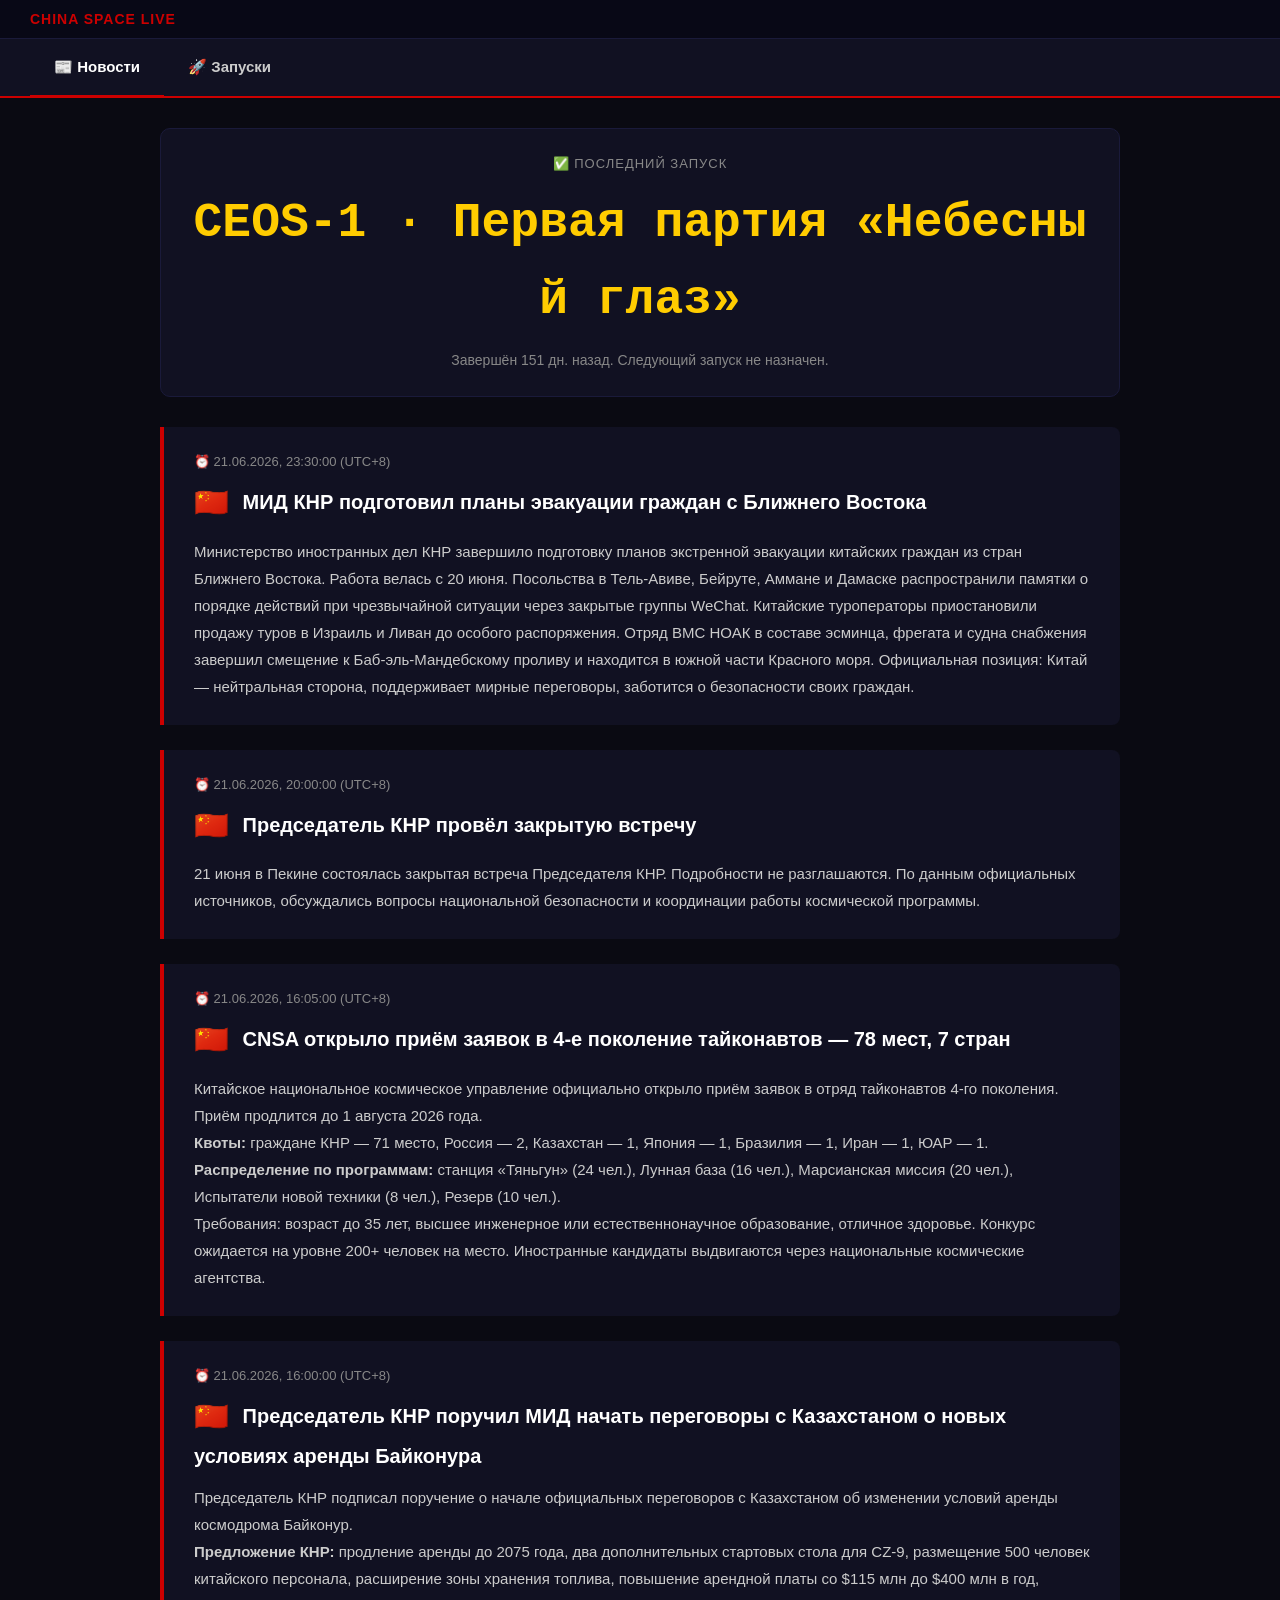
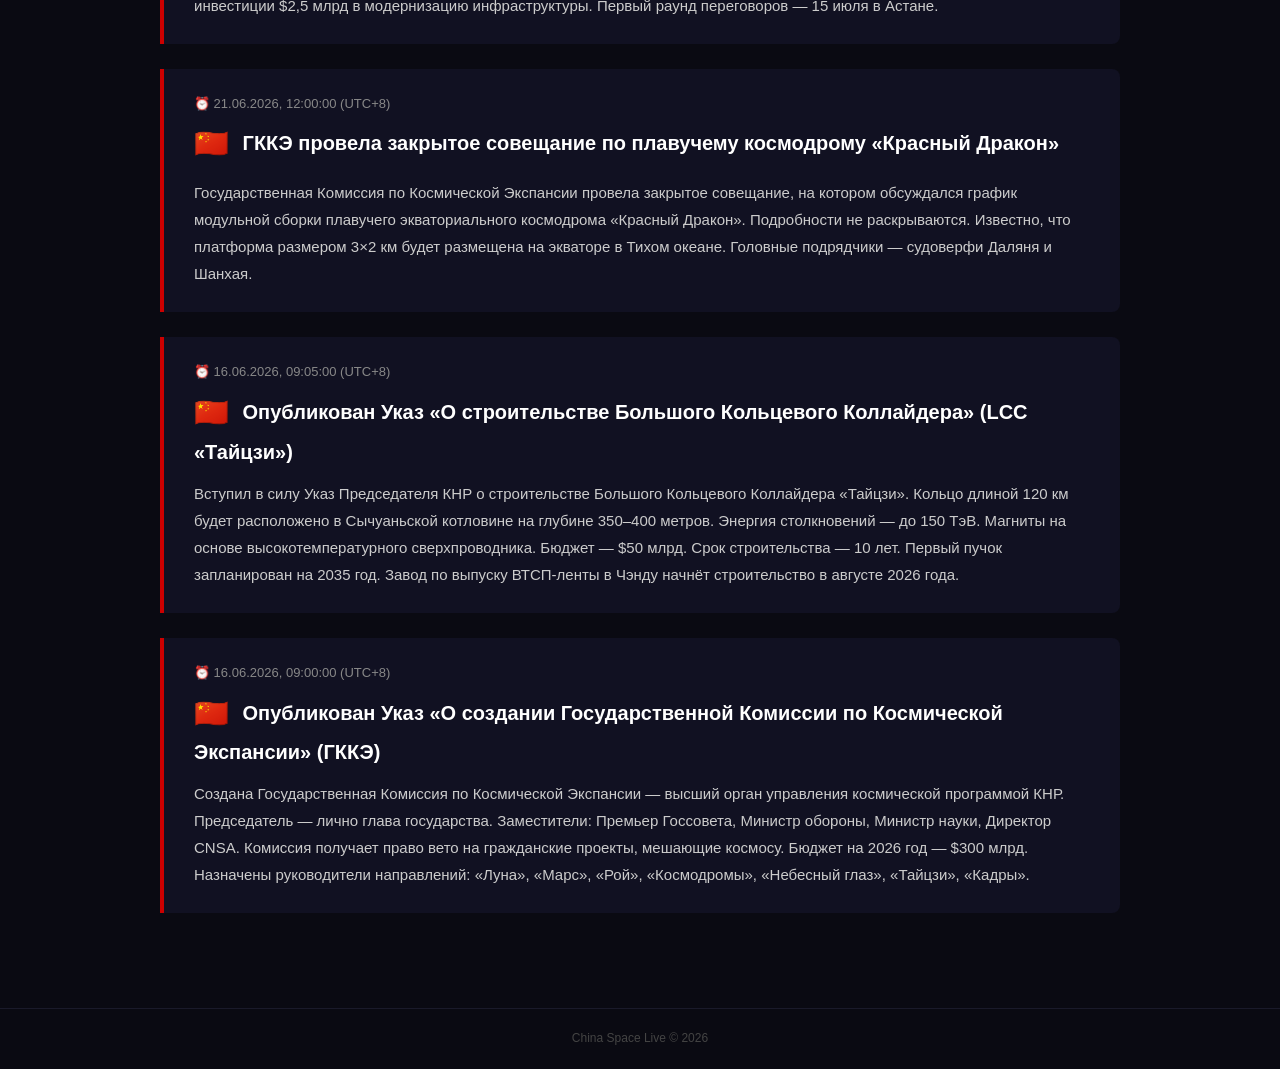
<file: index.html>
<!DOCTYPE html>
<html lang="ru">
<head>
    <meta charset="UTF-8">
    <meta name="viewport" content="width=device-width, initial-scale=1.0">
    <title>China Space Live</title>
    <style>
        :root { --bg: #0a0a12; --surface: #111122; --border: #1a1a3a; --red: #cc0000; --gold: #ffcc00; --text: #e0e0e0; --muted: #888; }
        * { margin: 0; padding: 0; box-sizing: border-box; }
        body { background: var(--bg); color: var(--text); font-family: 'Segoe UI', 'Helvetica Neue', Arial, sans-serif; min-height: 100vh; line-height: 1.6; }
        .topbar { background: #080816; border-bottom: 1px solid var(--border); padding: 8px 30px; display: flex; justify-content: space-between; align-items: center; font-size: 13px; color: var(--muted); }
        .topbar .brand { color: var(--red); font-weight: bold; font-size: 14px; letter-spacing: 1px; }
        #google_translate_element { font-size: 12px; }
        nav { background: var(--surface); padding: 0 30px; border-bottom: 2px solid var(--red); display: flex; gap: 0; }
        nav a { color: #ccc; text-decoration: none; font-size: 15px; font-weight: 600; padding: 16px 24px; border-bottom: 3px solid transparent; margin-bottom: -2px; transition: 0.2s; }
        nav a:hover { color: #fff; background: #1a1a30; }
        nav a.active { color: #fff; border-bottom-color: var(--red); }
        .page { display: none; max-width: 1000px; margin: 0 auto; padding: 30px 20px; }
        .page.active { display: block; }

        .timer-box { background: var(--surface); border: 1px solid var(--border); border-radius: 10px; padding: 25px 30px; text-align: center; margin-bottom: 30px; }
        .timer-box .label { color: var(--muted); font-size: 13px; text-transform: uppercase; letter-spacing: 1px; }
        .timer-box .value { font-size: clamp(28px, 6vw, 48px); font-weight: bold; color: var(--gold); font-family: 'Courier New', monospace; margin: 10px 0; word-break: break-all; }
        .timer-box .sub { color: var(--muted); font-size: 14px; }
        .timer-box a { display: inline-block; margin-top: 15px; padding: 10px 24px; background: var(--red); color: #fff; border-radius: 6px; text-decoration: none; font-weight: bold; }

        .news-item { background: var(--surface); border-left: 4px solid var(--red); border-radius: 0 8px 8px 0; padding: 25px 30px; margin-bottom: 25px; }
        .news-time { color: var(--muted); font-size: 13px; margin-bottom: 8px; }
        .news-flag { font-size: 28px; margin-right: 8px; vertical-align: middle; }
        .news-title { font-size: 20px; font-weight: bold; color: #fff; margin-bottom: 12px; }
        .news-body { color: #ccc; font-size: 15px; line-height: 1.8; }
        .news-body ul { margin: 10px 0 10px 20px; }
        .news-body li { margin-bottom: 6px; }
        .news-photo { margin-top: 18px; border-radius: 6px; overflow: hidden; border: 1px solid var(--border); }
        .news-photo img { width: 100%; display: block; }
        .news-photo .caption { background: #0a0a18; padding: 8px 14px; font-size: 12px; color: var(--muted); }
        .loading-text { text-align: center; padding: 40px; color: var(--muted); }

        footer { text-align: center; padding: 20px; color: #444; font-size: 12px; border-top: 1px solid #1a1a2a; margin-top: 40px; }
    </style>
</head>
<body>

<div class="topbar">
    <span class="brand">CHINA SPACE LIVE</span>
    <div id="google_translate_element"></div>
</div>

<nav>
    <a href="#" class="active" onclick="showPage('news'); return false;">📰 Новости</a>
    <a href="#" onclick="showPage('launches'); return false;">🚀 Запуски</a>
</nav>

<div class="page active" id="page-news">
    <div class="timer-box" id="timer-box">
        <div class="label" id="timer-label">Загрузка...</div>
        <div class="value" id="timer-value">--:--:--:--</div>
        <div class="sub" id="timer-sub"></div>
        <a href="launch.html?id=ceos-1" id="timer-link" style="display:none;">📡 Перейти к трансляции</a>
    </div>
    <div id="news-container"><div class="loading-text">Загрузка новостей...</div></div>
</div>

<div class="page" id="page-launches">
    <div id="launch-container"><div class="loading-text">Загрузка...</div></div>
</div>

<footer>China Space Live © 2026</footer>

<script>
function googleTranslateInit() {
    new google.translate.TranslateElement({
        pageLanguage: 'ru',
        includedLanguages: 'ru,en,zh-CN',
        layout: google.translate.TranslateElement.InlineLayout.SIMPLE,
        autoDisplay: false
    }, 'google_translate_element');
}
</script>
<script src="https://translate.google.com/translate_a/element.js?cb=googleTranslateInit"></script>

<script>
function showPage(name) {
    document.querySelectorAll('.page').forEach(p => p.classList.remove('active'));
    document.getElementById('page-' + name).classList.add('active');
    document.querySelectorAll('nav a').forEach(a => a.classList.remove('active'));
    if (name === 'news') document.querySelectorAll('nav a')[0].classList.add('active');
    else document.querySelectorAll('nav a')[1].classList.add('active');
}

// Загрузка новостей
fetch('data/news.json?' + Date.now())
  .then(r => r.json())
  .then(data => {
    const container = document.getElementById('news-container');
    container.innerHTML = '';
    const sorted = data.news.sort((a,b) => new Date(b.time) - new Date(a.time));
    sorted.forEach(item => {
      const div = document.createElement('div');
      div.className = 'news-item';
      let html = `
        <div class="news-time">⏰ ${new Date(item.time).toLocaleString('ru-RU', {timeZone: 'Asia/Shanghai'})} (UTC+8)</div>
        <div class="news-title"><span class="news-flag">${item.flag}</span> ${item.title}</div>
        <div class="news-body">${item.body}</div>`;
      if (item.photo) {
        html += `<div class="news-photo"><img src="${item.photo.url}" alt=""><div class="caption">${item.photo.caption || ''}</div></div>`;
      }
      div.innerHTML = html;
      container.appendChild(div);
    });
  })
  .catch(() => {
    document.getElementById('news-container').innerHTML = '<div class="loading-text">Ошибка загрузки новостей</div>';
  });

// Загрузка запусков
fetch('data/launches.json?' + Date.now())
  .then(r => r.json())
  .then(data => {
    const container = document.getElementById('launch-container');
    container.innerHTML = '';
    data.launches.forEach(launch => {
      const div = document.createElement('div');
      div.style.cssText = 'background:var(--surface);border:1px solid var(--border);border-radius:10px;padding:25px;margin-bottom:20px;';
      const start = new Date(launch.start_time);
      div.innerHTML = `
        <h3 style="color:#fff;margin-bottom:5px;">${launch.name}</h3>
        <p style="color:var(--muted);margin-bottom:10px;">🚀 ${launch.rocket} · 📍 ${launch.cosmodrome} · ⏰ ${start.toLocaleString('ru-RU', {timeZone: 'Asia/Shanghai'})} (UTC+8)</p>
        <p style="color:#ccc;">${launch.description || ''}</p>
        <a href="launch.html?id=${launch.id}" style="display:inline-block;margin-top:15px;padding:10px 24px;background:var(--red);color:#fff;border-radius:6px;text-decoration:none;font-weight:bold;">📡 Детали запуска</a>
        <a href="map.html" style="display:inline-block;margin-top:15px;margin-left:10px;padding:10px 24px;background:transparent;color:var(--gold);border:1px solid var(--gold);border-radius:6px;text-decoration:none;">🌌 Карта системы</a>`;
      container.appendChild(div);
    });
  })
  .catch(() => {
    document.getElementById('launch-container').innerHTML = '<div class="loading-text">Ошибка загрузки запусков</div>';
  });

// Таймер до следующего запуска
fetch('data/launches.json?' + Date.now())
  .then(r => r.json())
  .then(data => {
    const now = Date.now();
    const launches = data.launches.sort((a,b) => new Date(a.start_time) - new Date(b.start_time));
    
    // Ищем текущий запуск (в процессе)
    let current = null;
    let next = null;
    for (const l of launches) {
      const t = new Date(l.start_time).getTime();
      const dur = (l.duration_sec || 10800) * 1000;
      if (t <= now && t + dur > now) { current = l; break; }
      if (t > now && !next) { next = l; }
    }
    
    const timerVal = document.getElementById('timer-value');
    const timerLabel = document.getElementById('timer-label');
    const timerSub = document.getElementById('timer-sub');
    const timerLink = document.getElementById('timer-link');
    
    if (current) {
      timerLabel.textContent = '🚀 ЗАПУСК В ПРОЦЕССЕ';
      timerVal.textContent = current.name;
      timerSub.textContent = 'Старт: ' + new Date(current.start_time).toLocaleString('ru-RU', {timeZone: 'Asia/Shanghai'});
      timerLink.style.display = 'inline-block';
      timerLink.href = 'launch.html?id=' + current.id;
    } else if (next) {
      timerLabel.textContent = '⏳ ДО СЛЕДУЮЩЕГО ЗАПУСКА';
      timerLink.style.display = 'none';
      function updateCountdown() {
        const diff = new Date(next.start_time).getTime() - Date.now();
        if (diff <= 0) { location.reload(); return; }
        const d = Math.floor(diff / 86400000);
        const h = Math.floor((diff % 86400000) / 3600000);
        const m = Math.floor((diff % 3600000) / 60000);
        const s = Math.floor((diff % 60000) / 1000);
        timerVal.textContent = `${d}:${String(h).padStart(2,'0')}:${String(m).padStart(2,'0')}:${String(s).padStart(2,'0')}`;
        timerSub.textContent = next.name + ' · ' + new Date(next.start_time).toLocaleString('ru-RU', {timeZone: 'Asia/Shanghai'});
      }
      updateCountdown();
      setInterval(updateCountdown, 500);
    } else {
      // Проверяем последний завершённый запуск
      let lastFinished = null;
      for (const l of launches) {
        const t = new Date(l.start_time).getTime();
        const dur = (l.duration_sec || 10800) * 1000;
        if (t + dur <= now) { lastFinished = l; }
      }
      if (lastFinished) {
        timerLabel.textContent = '✅ ПОСЛЕДНИЙ ЗАПУСК';
        const diff = now - (new Date(lastFinished.start_time).getTime() + (lastFinished.duration_sec || 10800) * 1000);
        const daysSince = Math.floor(diff / 86400000);
        timerVal.textContent = lastFinished.name;
        timerSub.textContent = 'Завершён ' + daysSince + ' дн. назад. Следующий запуск не назначен.';
      } else {
        timerLabel.textContent = '📅 БЛИЖАЙШИХ ЗАПУСКОВ НЕТ';
        timerVal.textContent = '—';
        timerSub.textContent = 'Расписание уточняется';
      }
      timerLink.style.display = 'none';
    }
  })
  .catch(() => {
    document.getElementById('timer-label').textContent = 'Ошибка загрузки';
    document.getElementById('timer-value').textContent = '—';
  });
</script>
</body>
</html>
</file>
